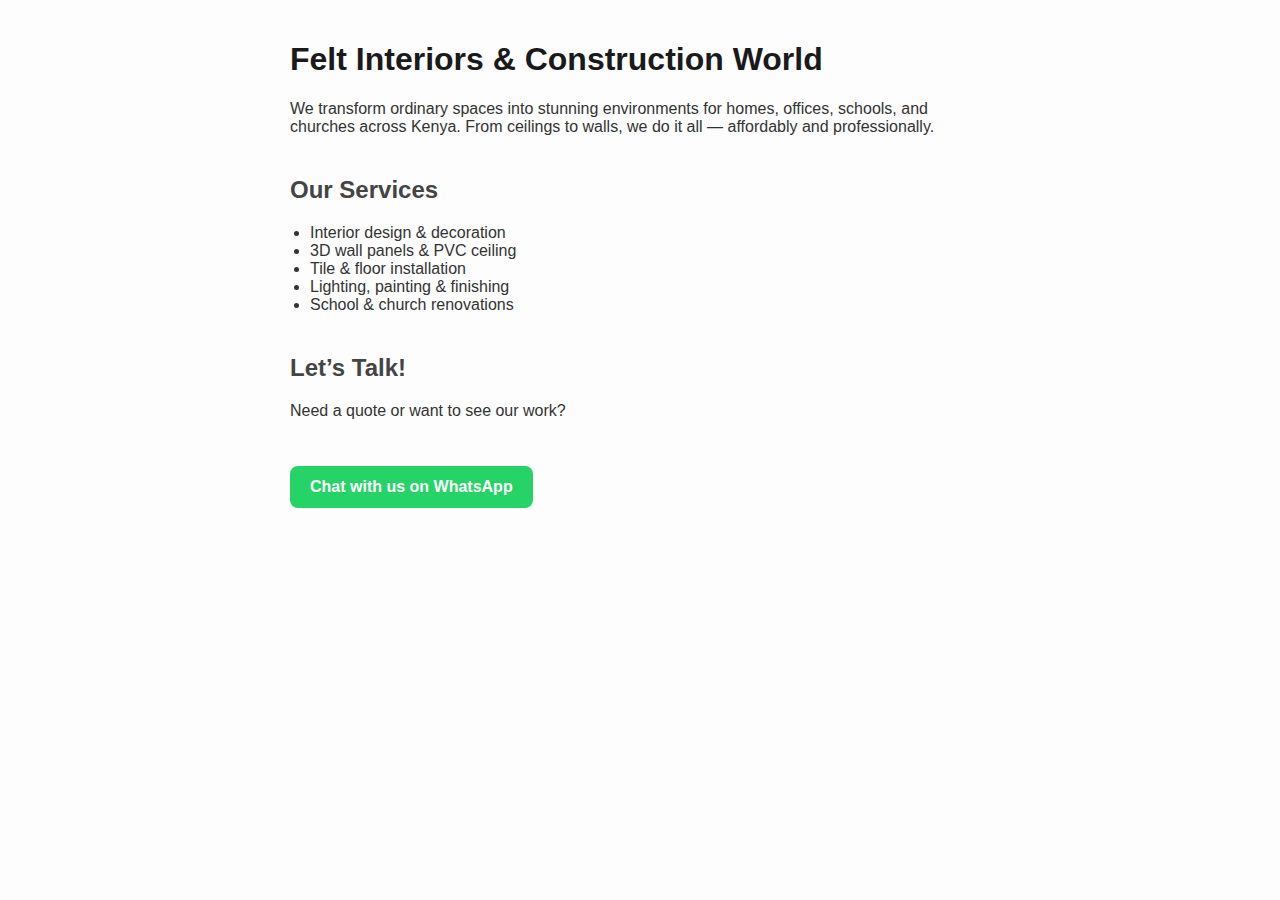
<file: index.html>
<!DOCTYPE html>
<html lang="en">
<head>
  <meta charset="UTF-8">
  <title>Felt Interiors & Construction</title>
  <meta name="viewport" content="width=device-width, initial-scale=1">
  <style>
    body {
      font-family: 'Segoe UI', sans-serif;
      background-color: #fdfdfd;
      color: #333;
      padding: 20px;
      max-width: 700px;
      margin: auto;
    }
    h1 {
      color: #1a1a1a;
    }
    h2 {
      margin-top: 40px;
      color: #444;
    }
    ul {
      padding-left: 20px;
    }
    .whatsapp-button {
      display: inline-block;
      margin-top: 30px;
      background-color: #25D366;
      color: white;
      padding: 12px 20px;
      text-decoration: none;
      font-weight: bold;
      border-radius: 8px;
    }
  </style>
</head>
<body>

  <h1>Felt Interiors & Construction World</h1>
  <p>We transform ordinary spaces into stunning environments for homes, offices, schools, and churches across Kenya. From ceilings to walls, we do it all — affordably and professionally.</p>

  <h2>Our Services</h2>
  <ul>
    <li>Interior design & decoration</li>
    <li>3D wall panels & PVC ceiling</li>
    <li>Tile & floor installation</li>
    <li>Lighting, painting & finishing</li>
    <li>School & church renovations</li>
  </ul>

  <h2>Let’s Talk!</h2>
  <p>Need a quote or want to see our work?</p>
  <a class="whatsapp-button" href="https://wa.me/2547XXXXXXXXX" target="_blank">Chat with us on WhatsApp</a>

</body>
</html>
</file>
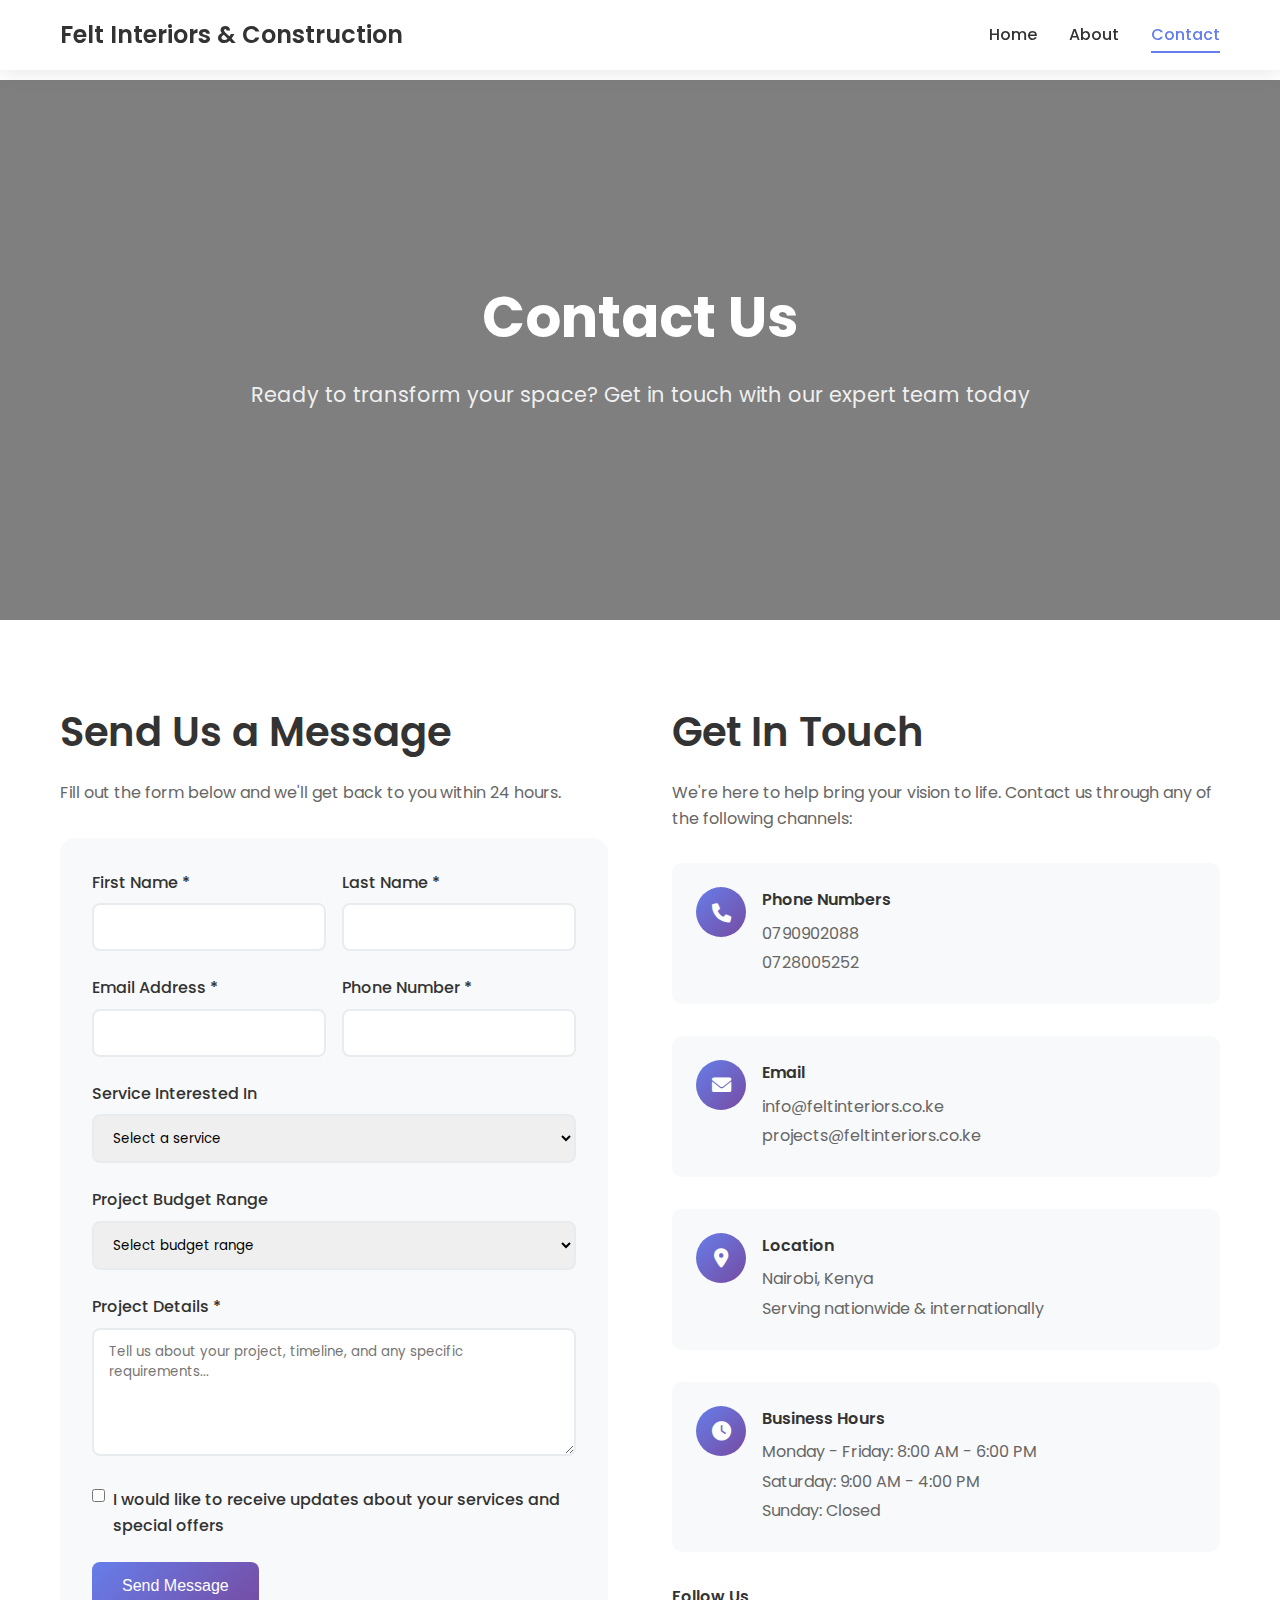
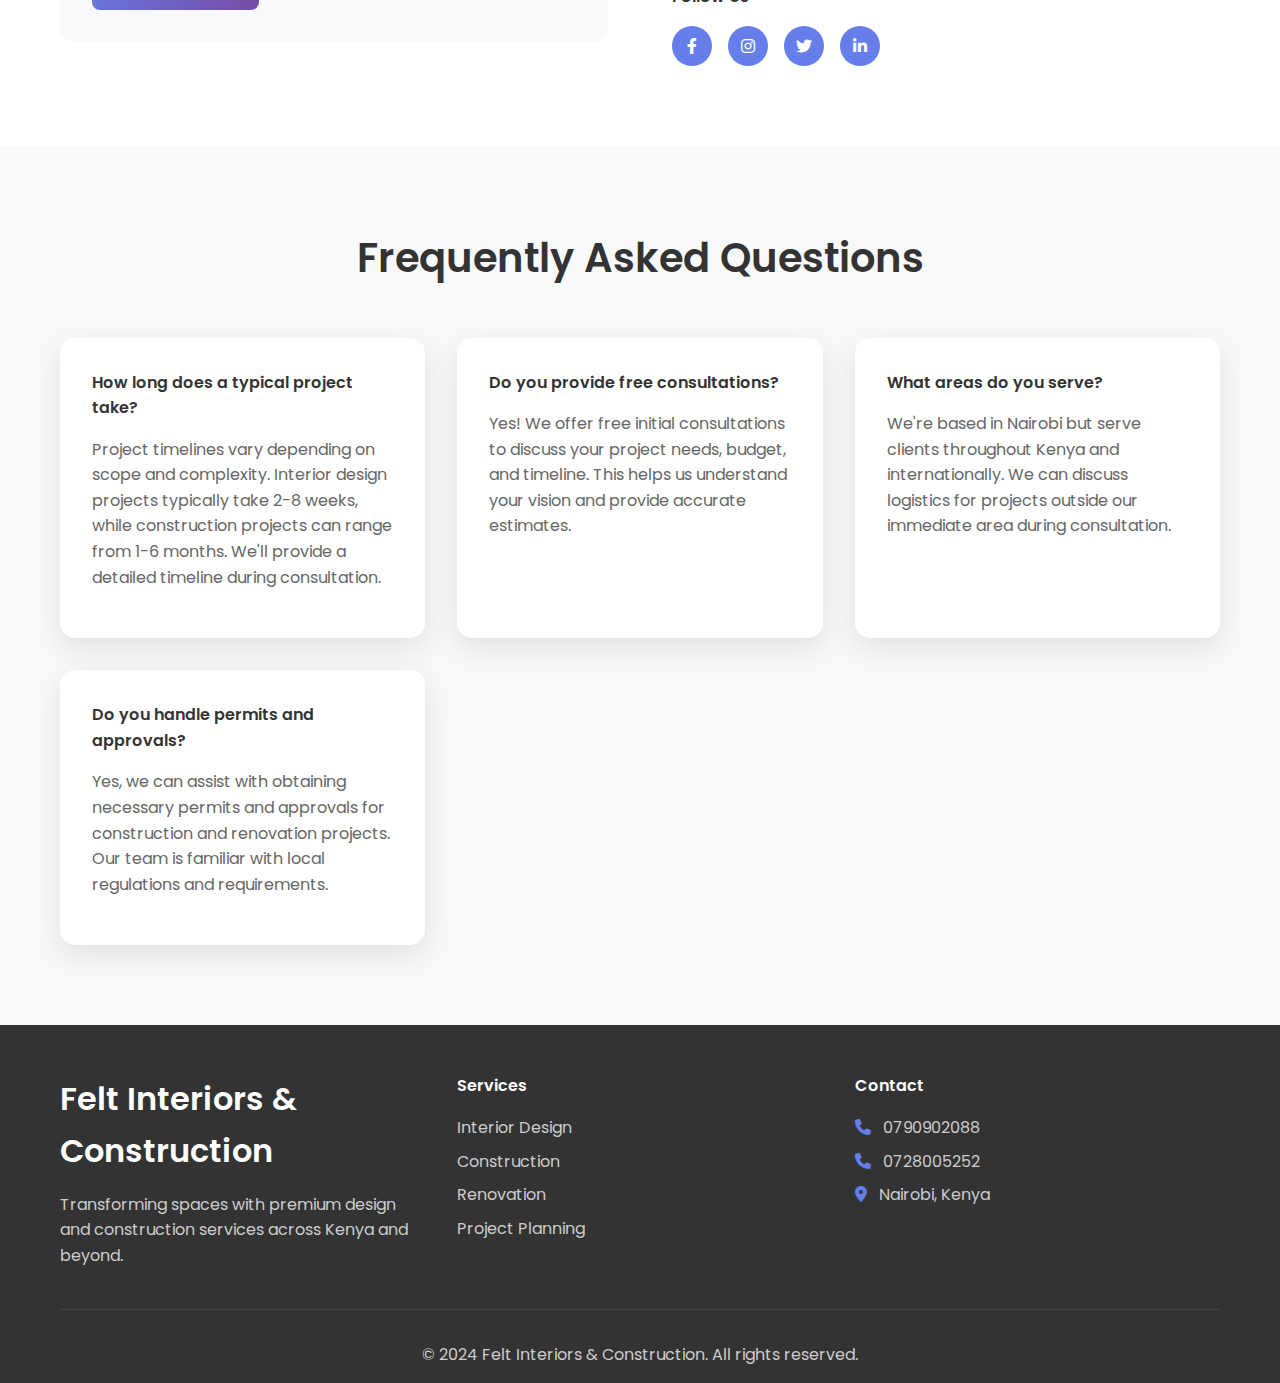
<file: contact.html>
<!DOCTYPE html>
<html lang="en">
<head>
    <meta charset="UTF-8">
    <meta name="viewport" content="width=device-width, initial-scale=1.0">
    <title>Contact Us - Felt Interiors and Construction</title>
    <link rel="stylesheet" href="styles.css">
    <link href="https://fonts.googleapis.com/css2?family=Poppins:wght@300;400;500;600;700&display=swap" rel="stylesheet">
    <link rel="stylesheet" href="https://cdnjs.cloudflare.com/ajax/libs/font-awesome/6.0.0/css/all.min.css">
</head>
<body>
    <!-- Navigation -->
    <nav class="navbar">
        <div class="nav-container">
            <div class="nav-logo">
                <h2>Felt Interiors & Construction</h2>
            </div>
            <div class="nav-menu" id="nav-menu">
                <a href="index.html" class="nav-link">Home</a>
                <a href="about.html" class="nav-link">About</a>
                <a href="contact.html" class="nav-link active">Contact</a>
            </div>
            <div class="hamburger" id="hamburger">
                <span class="bar"></span>
                <span class="bar"></span>
                <span class="bar"></span>
            </div>
        </div>
    </nav>

    <!-- Hero Section -->
    <section class="page-hero">
        <div class="hero-overlay">
            <div class="container">
                <h1>Contact Us</h1>
                <p>Ready to transform your space? Get in touch with our expert team today</p>
            </div>
        </div>
    </section>

    <!-- Contact Section -->
    <section class="contact-section">
        <div class="container">
            <div class="contact-grid">
                <!-- Contact Form -->
                <div class="contact-form-wrapper">
                    <h2>Send Us a Message</h2>
                    <p>Fill out the form below and we'll get back to you within 24 hours.</p>
                    
                    <form class="contact-form" id="contactForm">
                        <div class="form-row">
                            <div class="form-group">
                                <label for="firstName">First Name *</label>
                                <input type="text" id="firstName" name="firstName" required>
                            </div>
                            <div class="form-group">
                                <label for="lastName">Last Name *</label>
                                <input type="text" id="lastName" name="lastName" required>
                            </div>
                        </div>
                        
                        <div class="form-row">
                            <div class="form-group">
                                <label for="email">Email Address *</label>
                                <input type="email" id="email" name="email" required>
                            </div>
                            <div class="form-group">
                                <label for="phone">Phone Number *</label>
                                <input type="tel" id="phone" name="phone" required>
                            </div>
                        </div>
                        
                        <div class="form-group">
                            <label for="service">Service Interested In</label>
                            <select id="service" name="service">
                                <option value="">Select a service</option>
                                <option value="interior-design">Interior Design</option>
                                <option value="construction">Construction</option>
                                <option value="renovation">Renovation</option>
                                <option value="consultation">Consultation</option>
                                <option value="other">Other</option>
                            </select>
                        </div>
                        
                        <div class="form-group">
                            <label for="budget">Project Budget Range</label>
                            <select id="budget" name="budget">
                                <option value="">Select budget range</option>
                                <option value="under-500k">Under KSh 500,000</option>
                                <option value="500k-1m">KSh 500,000 - 1,000,000</option>
                                <option value="1m-2m">KSh 1,000,000 - 2,000,000</option>
                                <option value="2m-5m">KSh 2,000,000 - 5,000,000</option>
                                <option value="over-5m">Over KSh 5,000,000</option>
                            </select>
                        </div>
                        
                        <div class="form-group">
                            <label for="message">Project Details *</label>
                            <textarea id="message" name="message" rows="5" required placeholder="Tell us about your project, timeline, and any specific requirements..."></textarea>
                        </div>
                        
                        <div class="form-group checkbox-group">
                            <input type="checkbox" id="newsletter" name="newsletter">
                            <label for="newsletter">I would like to receive updates about your services and special offers</label>
                        </div>
                        
                        <button type="submit" class="btn btn-primary">Send Message</button>
                    </form>
                </div>

                <!-- Contact Information -->
                <div class="contact-info-wrapper">
                    <h2>Get In Touch</h2>
                    <p>We're here to help bring your vision to life. Contact us through any of the following channels:</p>
                    
                    <div class="contact-details">
                        <div class="contact-detail">
                            <div class="contact-icon">
                                <i class="fas fa-phone"></i>
                            </div>
                            <div class="contact-content">
                                <h4>Phone Numbers</h4>
                                <p>0790902088</p>
                                <p>0728005252</p>
                            </div>
                        </div>
                        
                        <div class="contact-detail">
                            <div class="contact-icon">
                                <i class="fas fa-envelope"></i>
                            </div>
                            <div class="contact-content">
                                <h4>Email</h4>
                                <p>info@feltinteriors.co.ke</p>
                                <p>projects@feltinteriors.co.ke</p>
                            </div>
                        </div>
                        
                        <div class="contact-detail">
                            <div class="contact-icon">
                                <i class="fas fa-map-marker-alt"></i>
                            </div>
                            <div class="contact-content">
                                <h4>Location</h4>
                                <p>Nairobi, Kenya</p>
                                <p>Serving nationwide & internationally</p>
                            </div>
                        </div>
                        
                        <div class="contact-detail">
                            <div class="contact-icon">
                                <i class="fas fa-clock"></i>
                            </div>
                            <div class="contact-content">
                                <h4>Business Hours</h4>
                                <p>Monday - Friday: 8:00 AM - 6:00 PM</p>
                                <p>Saturday: 9:00 AM - 4:00 PM</p>
                                <p>Sunday: Closed</p>
                            </div>
                        </div>
                    </div>
                    
                    <div class="social-links">
                        <h4>Follow Us</h4>
                        <div class="social-icons">
                            <a href="#" class="social-icon"><i class="fab fa-facebook-f"></i></a>
                            <a href="#" class="social-icon"><i class="fab fa-instagram"></i></a>
                            <a href="#" class="social-icon"><i class="fab fa-twitter"></i></a>
                            <a href="#" class="social-icon"><i class="fab fa-linkedin-in"></i></a>
                        </div>
                    </div>
                </div>
            </div>
        </div>
    </section>

    <!-- FAQ Section -->
    <section class="faq-section">
        <div class="container">
            <h2>Frequently Asked Questions</h2>
            <div class="faq-grid">
                <div class="faq-item">
                    <h4>How long does a typical project take?</h4>
                    <p>Project timelines vary depending on scope and complexity. Interior design projects typically take 2-8 weeks, while construction projects can range from 1-6 months. We'll provide a detailed timeline during consultation.</p>
                </div>
                <div class="faq-item">
                    <h4>Do you provide free consultations?</h4>
                    <p>Yes! We offer free initial consultations to discuss your project needs, budget, and timeline. This helps us understand your vision and provide accurate estimates.</p>
                </div>
                <div class="faq-item">
                    <h4>What areas do you serve?</h4>
                    <p>We're based in Nairobi but serve clients throughout Kenya and internationally. We can discuss logistics for projects outside our immediate area during consultation.</p>
                </div>
                <div class="faq-item">
                    <h4>Do you handle permits and approvals?</h4>
                    <p>Yes, we can assist with obtaining necessary permits and approvals for construction and renovation projects. Our team is familiar with local regulations and requirements.</p>
                </div>
            </div>
        </div>
    </section>

    <!-- Footer -->
    <footer class="footer">
        <div class="container">
            <div class="footer-content">
                <div class="footer-section">
                    <h3>Felt Interiors & Construction</h3>
                    <p>Transforming spaces with premium design and construction services across Kenya and beyond.</p>
                </div>
                <div class="footer-section">
                    <h4>Services</h4>
                    <ul>
                        <li>Interior Design</li>
                        <li>Construction</li>
                        <li>Renovation</li>
                        <li>Project Planning</li>
                    </ul>
                </div>
                <div class="footer-section">
                    <h4>Contact</h4>
                    <ul>
                        <li><i class="fas fa-phone"></i> 0790902088</li>
                        <li><i class="fas fa-phone"></i> 0728005252</li>
                        <li><i class="fas fa-map-marker-alt"></i> Nairobi, Kenya</li>
                    </ul>
                </div>
            </div>
            <div class="footer-bottom">
                <p>&copy; 2024 Felt Interiors & Construction. All rights reserved.</p>
            </div>
        </div>
    </footer>

    <script>
        // Mobile menu toggle
        const hamburger = document.getElementById('hamburger');
        const navMenu = document.getElementById('nav-menu');

        hamburger.addEventListener('click', () => {
            hamburger.classList.toggle('active');
            navMenu.classList.toggle('active');
        });

        // Close menu when clicking on a link
        document.querySelectorAll('.nav-link').forEach(n => n.addEventListener('click', () => {
            hamburger.classList.remove('active');
            navMenu.classList.remove('active');
        }));

        // Form submission
        document.getElementById('contactForm').addEventListener('submit', function(e) {
            e.preventDefault();
            
            // Get form data
            const formData = new FormData(this);
            const data = Object.fromEntries(formData);
            
            // Simple validation
            if (!data.firstName || !data.lastName || !data.email || !data.phone || !data.message) {
                alert('Please fill in all required fields.');
                return;
            }
            
            // Simulate form submission
            alert('Thank you for your message! We will get back to you within 24 hours.');
            this.reset();
        });
    </script>
</body>
</html>
</file>
<file: styles.css>
/* Reset and Base Styles */
* {
    margin: 0;
    padding: 0;
    box-sizing: border-box;
}

body {
    font-family: 'Poppins', sans-serif;
    line-height: 1.6;
    color: #333;
    overflow-x: hidden;
}

.container {
    max-width: 1200px;
    margin: 0 auto;
    padding: 0 20px;
}

/* Typography */
h1, h2, h3, h4, h5, h6 {
    font-weight: 600;
    margin-bottom: 1rem;
}

h1 {
    font-size: 3rem;
    font-weight: 700;
}

h2 {
    font-size: 2.5rem;
}

h3 {
    font-size: 2rem;
}

p {
    margin-bottom: 1rem;
    color: #666;
}

/* Buttons */
.btn {
    display: inline-block;
    padding: 15px 30px;
    text-decoration: none;
    border-radius: 8px;
    font-weight: 500;
    transition: all 0.3s ease;
    border: none;
    cursor: pointer;
    font-size: 1rem;
}

.btn-primary {
    background: linear-gradient(135deg, #667eea 0%, #764ba2 100%);
    color: white;
}

.btn-primary:hover {
    transform: translateY(-2px);
    box-shadow: 0 10px 25px rgba(102, 126, 234, 0.3);
}

.btn-secondary {
    background: transparent;
    color: #667eea;
    border: 2px solid #667eea;
}

.btn-secondary:hover {
    background: #667eea;
    color: white;
}

/* Navigation */
.navbar {
    background: rgba(255, 255, 255, 0.95);
    backdrop-filter: blur(10px);
    padding: 1rem 0;
    position: fixed;
    width: 100%;
    top: 0;
    z-index: 1000;
    box-shadow: 0 2px 20px rgba(0, 0, 0, 0.1);
}

.nav-container {
    max-width: 1200px;
    margin: 0 auto;
    padding: 0 20px;
    display: flex;
    justify-content: space-between;
    align-items: center;
}

.nav-logo h2 {
    color: #333;
    margin-bottom: 0;
    font-size: 1.5rem;
}

.nav-menu {
    display: flex;
    gap: 2rem;
}

.nav-link {
    text-decoration: none;
    color: #333;
    font-weight: 500;
    transition: color 0.3s ease;
    position: relative;
}

.nav-link:hover,
.nav-link.active {
    color: #667eea;
}

.nav-link.active::after {
    content: '';
    position: absolute;
    bottom: -5px;
    left: 0;
    width: 100%;
    height: 2px;
    background: #667eea;
}

/* Mobile Menu */
.hamburger {
    display: none;
    flex-direction: column;
    cursor: pointer;
}

.bar {
    width: 25px;
    height: 3px;
    background: #333;
    margin: 3px 0;
    transition: 0.3s;
}

/* Hero Section */
.hero {
    min-height: 100vh;
    display: flex;
    align-items: center;
    padding: 80px 20px 20px;
    background: linear-gradient(135deg, #f5f7fa 0%, #c3cfe2 100%);
}

.hero-content {
    flex: 1;
    max-width: 600px;
}

.hero h1 {
    margin-bottom: 1.5rem;
    color: #333;
}

.highlight {
    background: linear-gradient(135deg, #667eea 0%, #764ba2 100%);
    -webkit-background-clip: text;
    -webkit-text-fill-color: transparent;
    background-clip: text;
}

.hero p {
    font-size: 1.2rem;
    margin-bottom: 2rem;
    color: #666;
}

.hero-buttons {
    display: flex;
    gap: 1rem;
    flex-wrap: wrap;
}

.hero-image {
    flex: 1;
    text-align: center;
    padding-left: 2rem;
}

.hero-image img {
    max-width: 100%;
    height: auto;
    border-radius: 15px;
    box-shadow: 0 20px 40px rgba(0, 0, 0, 0.1);
}

/* Page Hero */
.page-hero {
    height: 60vh;
    background: linear-gradient(rgba(0, 0, 0, 0.5), rgba(0, 0, 0, 0.5)),
                url('https://images.unsplash.com/photo-1560472354-b33ff0c44a43?ixlib=rb-4.0.3&auto=format&fit=crop&w=1920&q=80');
    background-size: cover;
    background-position: center;
    display: flex;
    align-items: center;
    color: white;
    text-align: center;
    margin-top: 80px;
}

.hero-overlay {
    width: 100%;
}

.page-hero h1 {
    font-size: 3.5rem;
    margin-bottom: 1rem;
}

.page-hero p {
    font-size: 1.3rem;
    color: rgba(255, 255, 255, 0.9);
}

/* Section Headers */
.section-header {
    text-align: center;
    margin-bottom: 4rem;
}

.section-header h2 {
    color: #333;
    margin-bottom: 1rem;
}

.section-header p {
    font-size: 1.1rem;
    color: #666;
}

/* Services Section */
.services {
    padding: 5rem 0;
    background: #f8f9fa;
}

.services-grid {
    display: grid;
    grid-template-columns: repeat(auto-fit, minmax(250px, 1fr));
    gap: 2rem;
}

.service-card {
    background: white;
    padding: 2.5rem 2rem;
    border-radius: 15px;
    text-align: center;
    box-shadow: 0 10px 30px rgba(0, 0, 0, 0.1);
    transition: transform 0.3s ease;
}

.service-card:hover {
    transform: translateY(-10px);
}

.service-icon {
    width: 80px;
    height: 80px;
    background: linear-gradient(135deg, #667eea 0%, #764ba2 100%);
    border-radius: 50%;
    display: flex;
    align-items: center;
    justify-content: center;
    margin: 0 auto 1.5rem;
}

.service-icon i {
    font-size: 2rem;
    color: white;
}

.service-card h3 {
    color: #333;
    margin-bottom: 1rem;
}

/* Gallery Section */
.gallery {
    padding: 5rem 0;
}

.gallery-grid {
    display: grid;
    grid-template-columns: repeat(auto-fit, minmax(300px, 1fr));
    gap: 2rem;
}

.gallery-item {
    position: relative;
    overflow: hidden;
    border-radius: 15px;
    box-shadow: 0 10px 30px rgba(0, 0, 0, 0.1);
}

.gallery-item img {
    width: 100%;
    height: 300px;
    object-fit: cover;
    transition: transform 0.3s ease;
}

.gallery-overlay {
    position: absolute;
    bottom: 0;
    left: 0;
    right: 0;
    background: linear-gradient(transparent, rgba(0, 0, 0, 0.8));
    color: white;
    padding: 2rem;
    transform: translateY(100%);
    transition: transform 0.3s ease;
}

.gallery-item:hover .gallery-overlay {
    transform: translateY(0);
}

.gallery-item:hover img {
    transform: scale(1.1);
}

.gallery-overlay h4 {
    margin-bottom: 0.5rem;
}

.gallery-overlay p {
    color: rgba(255, 255, 255, 0.8);
    margin-bottom: 0;
}

/* CTA Section */
.cta {
    padding: 5rem 0;
    background: linear-gradient(135deg, #667eea 0%, #764ba2 100%);
    color: white;
    text-align: center;
}

.cta-content h2 {
    color: white;
    margin-bottom: 1rem;
}

.cta-content p {
    color: rgba(255, 255, 255, 0.9);
    font-size: 1.2rem;
    margin-bottom: 2rem;
}

.contact-info {
    display: flex;
    justify-content: center;
    gap: 3rem;
    margin: 2rem 0;
    flex-wrap: wrap;
}

.contact-item {
    display: flex;
    align-items: center;
    gap: 1rem;
}

.contact-item i {
    font-size: 1.5rem;
    color: rgba(255, 255, 255, 0.8);
}

.contact-item p {
    margin-bottom: 0;
    color: white;
}

/* About Page Styles */
.about-content {
    padding: 5rem 0;
}

.about-grid {
    display: grid;
    grid-template-columns: 1fr 1fr;
    gap: 4rem;
    align-items: center;
}

.about-text h2 {
    color: #333;
    margin-bottom: 2rem;
}

.stats {
    display: flex;
    gap: 2rem;
    margin-top: 2rem;
}

.stat-item {
    text-align: center;
}

.stat-item h3 {
    font-size: 2.5rem;
    color: #667eea;
    margin-bottom: 0.5rem;
}

.stat-item p {
    color: #666;
    margin-bottom: 0;
}

.about-image img {
    width: 100%;
    height: auto;
    border-radius: 15px;
    box-shadow: 0 20px 40px rgba(0, 0, 0, 0.1);
}

/* Mission & Vision */
.mission-vision {
    padding: 5rem 0;
    background: #f8f9fa;
}

.mv-grid {
    display: grid;
    grid-template-columns: repeat(auto-fit, minmax(300px, 1fr));
    gap: 2rem;
}

.mv-card {
    background: white;
    padding: 3rem 2rem;
    border-radius: 15px;
    text-align: center;
    box-shadow: 0 10px 30px rgba(0, 0, 0, 0.1);
}

.mv-icon {
    width: 80px;
    height: 80px;
    background: linear-gradient(135deg, #667eea 0%, #764ba2 100%);
    border-radius: 50%;
    display: flex;
    align-items: center;
    justify-content: center;
    margin: 0 auto 1.5rem;
}

.mv-icon i {
    font-size: 2rem;
    color: white;
}

/* Services Overview */
.services-overview {
    padding: 5rem 0;
}

.services-details {
    display: flex;
    flex-direction: column;
    gap: 4rem;
}

.service-detail {
    display: grid;
    grid-template-columns: 1fr 1fr;
    gap: 3rem;
    align-items: center;
}

.service-image img {
    width: 100%;
    height: 300px;
    object-fit: cover;
    border-radius: 15px;
    box-shadow: 0 20px 40px rgba(0, 0, 0, 0.1);
}

.service-content ul {
    list-style: none;
    padding-left: 0;
}

.service-content li {
    padding: 0.5rem 0;
    border-bottom: 1px solid #eee;
    color: #666;
}

.service-content li:before {
    content: '✓';
    color: #667eea;
    font-weight: bold;
    margin-right: 0.5rem;
}

/* Why Choose Us */
.why-choose {
    padding: 5rem 0;
    background: #f8f9fa;
}

.why-choose h2 {
    text-align: center;
    margin-bottom: 3rem;
    color: #333;
}

.features-grid {
    display: grid;
    grid-template-columns: repeat(auto-fit, minmax(300px, 1fr));
    gap: 2rem;
}

.feature-item {
    background: white;
    padding: 2rem;
    border-radius: 15px;
    text-align: center;
    box-shadow: 0 10px 30px rgba(0, 0, 0, 0.1);
}

.feature-item i {
    font-size: 3rem;
    color: #667eea;
    margin-bottom: 1rem;
}

.feature-item h4 {
    color: #333;
    margin-bottom: 1rem;
}

/* Contact Page Styles */
.contact-section {
    padding: 5rem 0;
}

.contact-grid {
    display: grid;
    grid-template-columns: 1fr 1fr;
    gap: 4rem;
}

.contact-form-wrapper h2,
.contact-info-wrapper h2 {
    color: #333;
    margin-bottom: 1rem;
}

.contact-form {
    background: #f8f9fa;
    padding: 2rem;
    border-radius: 15px;
    margin-top: 2rem;
}

.form-row {
    display: grid;
    grid-template-columns: 1fr 1fr;
    gap: 1rem;
}

.form-group {
    margin-bottom: 1.5rem;
}

.form-group label {
    display: block;
    margin-bottom: 0.5rem;
    color: #333;
    font-weight: 500;
}

.form-group input,
.form-group select,
.form-group textarea {
    width: 100%;
    padding: 12px 15px;
    border: 2px solid #e9ecef;
    border-radius: 8px;
    font-family: inherit;
    transition: border-color 0.3s ease;
}

.form-group input:focus,
.form-group select:focus,
.form-group textarea:focus {
    outline: none;
    border-color: #667eea;
}

.checkbox-group {
    display: flex;
    align-items: flex-start;
    gap: 0.5rem;
}

.checkbox-group input[type="checkbox"] {
    width: auto;
    margin-top: 2px;
}

.checkbox-group label {
    margin-bottom: 0;
    cursor: pointer;
}

.contact-details {
    margin-top: 2rem;
}

.contact-detail {
    display: flex;
    align-items: flex-start;
    gap: 1rem;
    margin-bottom: 2rem;
    padding: 1.5rem;
    background: #f8f9fa;
    border-radius: 10px;
}

.contact-icon {
    width: 50px;
    height: 50px;
    background: linear-gradient(135deg, #667eea 0%, #764ba2 100%);
    border-radius: 50%;
    display: flex;
    align-items: center;
    justify-content: center;
    flex-shrink: 0;
}

.contact-icon i {
    color: white;
    font-size: 1.2rem;
}

.contact-content h4 {
    color: #333;
    margin-bottom: 0.5rem;
}

.contact-content p {
    margin-bottom: 0.25rem;
    color: #666;
}

.social-links {
    margin-top: 2rem;
}

.social-icons {
    display: flex;
    gap: 1rem;
    margin-top: 1rem;
}

.social-icon {
    width: 40px;
    height: 40px;
    background: #667eea;
    color: white;
    display: flex;
    align-items: center;
    justify-content: center;
    border-radius: 50%;
    text-decoration: none;
    transition: transform 0.3s ease;
}

.social-icon:hover {
    transform: translateY(-3px);
}

/* FAQ Section */
.faq-section {
    padding: 5rem 0;
    background: #f8f9fa;
}

.faq-section h2 {
    text-align: center;
    margin-bottom: 3rem;
    color: #333;
}

.faq-grid {
    display: grid;
    grid-template-columns: repeat(auto-fit, minmax(300px, 1fr));
    gap: 2rem;
}

.faq-item {
    background: white;
    padding: 2rem;
    border-radius: 15px;
    box-shadow: 0 10px 30px rgba(0, 0, 0, 0.1);
}

.faq-item h4 {
    color: #333;
    margin-bottom: 1rem;
}

/* Footer */
.footer {
    background: #333;
    color: white;
    padding: 3rem 0 1rem;
}

.footer-content {
    display: grid;
    grid-template-columns: repeat(auto-fit, minmax(250px, 1fr));
    gap: 2rem;
    margin-bottom: 2rem;
}

.footer-section h3,
.footer-section h4 {
    color: white;
    margin-bottom: 1rem;
}

.footer-section p,
.footer-section li {
    color: #ccc;
    margin-bottom: 0.5rem;
}

.footer-section ul {
    list-style: none;
}

.footer-section li i {
    margin-right: 0.5rem;
    color: #667eea;
}

.footer-bottom {
    text-align: center;
    padding-top: 2rem;
    border-top: 1px solid #444;
}

.footer-bottom p {
    color: #ccc;
    margin-bottom: 0;
}

/* Responsive Design */
@media (max-width: 768px) {
    .hamburger {
        display: flex;
    }

    .nav-menu {
        position: fixed;
        left: -100%;
        top: 80px;
        flex-direction: column;
        background-color: white;
        width: 100%;
        text-align: center;
        transition: 0.3s;
        box-shadow: 0 10px 27px rgba(0, 0, 0, 0.05);
        padding: 2rem 0;
    }

    .nav-menu.active {
        left: 0;
    }

    .hamburger.active .bar:nth-child(2) {
        opacity: 0;
    }

    .hamburger.active .bar:nth-child(1) {
        transform: translateY(8px) rotate(45deg);
    }

    .hamburger.active .bar:nth-child(3) {
        transform: translateY(-8px) rotate(-45deg);
    }

    .hero {
        flex-direction: column;
        text-align: center;
        padding: 100px 20px 40px;
    }

    .hero-image {
        padding-left: 0;
        margin-top: 2rem;
    }

    h1 {
        font-size: 2.5rem;
    }

    h2 {
        font-size: 2rem;
    }

    .page-hero h1 {
        font-size: 2.5rem;
    }

    .about-grid,
    .contact-grid {
        grid-template-columns: 1fr;
        gap: 2rem;
    }

    .service-detail {
        grid-template-columns: 1fr;
    }

    .contact-info {
        flex-direction: column;
        gap: 1rem;
    }

    .form-row {
        grid-template-columns: 1fr;
    }

    .stats {
        flex-direction: column;
        gap: 1rem;
        text-align: center;
    }

    .hero-buttons {
        justify-content: center;
    }
}

@media (max-width: 480px) {
    .container {
        padding: 0 15px;
    }

    h1 {
        font-size: 2rem;
    }

    .hero {
        padding: 120px 15px 40px;
    }

    .btn {
        padding: 12px 25px;
        font-size: 0.9rem;
    }

    .service-card,
    .mv-card,
    .feature-item {
        padding: 1.5rem;
    }

    .contact-form {
        padding: 1.5rem;
    }
}

/* Animation Classes */
@keyframes fadeInUp {
    from {
        opacity: 0;
        transform: translateY(30px);
    }
    to {
        opacity: 1;
        transform: translateY(0);
    }
}

.fade-in-up {
    animation: fadeInUp 0.6s ease-out;
}

/* Utility Classes */
.text-center {
    text-align: center;
}

.mt-4 {
    margin-top: 2rem;
}

.mb-4 {
    margin-bottom: 2rem;
}

.py-5 {
    padding: 3rem 0;
}

/* Loading and Hover Effects */
.btn, .service-card, .gallery-item, .mv-card, .feature-item {
    transition: all 0.3s ease;
}

.service-card:hover,
.mv-card:hover,
.feature-item:hover {
    box-shadow: 0 20px 40px rgba(0, 0, 0, 0.15);
}

/* Smooth Scrolling */
html {
    scroll-behavior: smooth;
}
</file>
